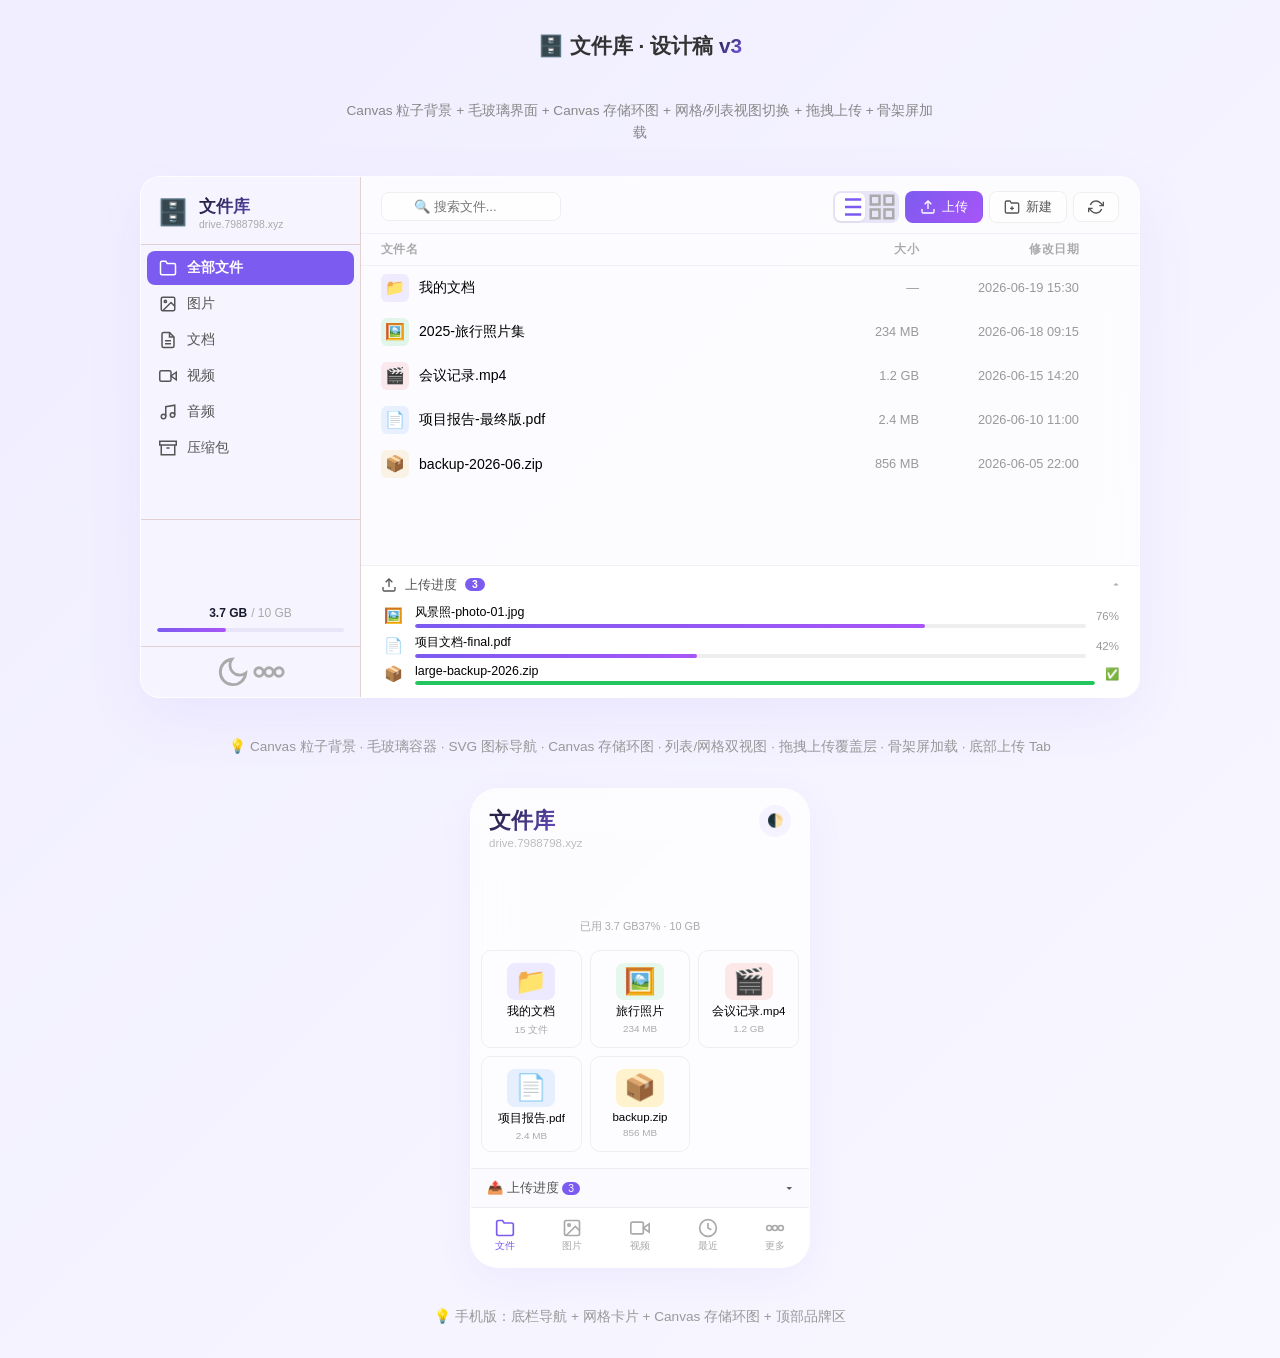
<file: 设计稿.html>
<!DOCTYPE html>
<html lang="zh-CN">
<head>
<meta charset="UTF-8">
<meta name="viewport" content="width=device-width, initial-scale=1.0">
<title>文件库 · 设计稿 v3</title>
<style>
* { margin: 0; padding: 0; box-sizing: border-box; }
body {
  font-family: -apple-system, BlinkMacSystemFont, "Segoe UI", sans-serif;
  background: linear-gradient(135deg, #f0eeff 0%, #f8f7ff 100%);
  padding: 32px;
  display: flex;
  flex-direction: column;
  align-items: center;
  gap: 32px;
}
h2 { font-size: 1.3rem; color: #333; margin-bottom: 8px; }
h2 span { background: linear-gradient(135deg, #1a1a2e, #7c5bf0); -webkit-background-clip: text; -webkit-text-fill-color: transparent; }
.desc { text-align: center; font-size: 0.85rem; color: #888; max-width: 600px; line-height: 1.6; }

/* ===== Desktop Frame ===== */
.desktop {
  width: 1000px;
  background: color-mix(in oklch, white 72%, transparent);
  backdrop-filter: blur(20px);
  border-radius: 20px;
  box-shadow: 0 20px 60px rgba(124, 91, 240, 0.08);
  overflow: hidden;
  display: flex;
  flex-direction: column;
  border: 1px solid rgba(255,255,255,0.5);
}

.d-body { display: flex; min-height: 520px; }

/* ===== Sidebar ===== */
.d-sidebar {
  width: 220px;
  background: color-mix(in oklch, #f0eeff 60%, transparent);
  border-right: 1px solid color-mix(in oklch, #7c5bf0 10%, #e0e0e0);
  padding: 0;
  display: flex;
  flex-direction: column;
}
.d-sidebar-brand {
  display: flex; align-items: center; gap: 10px;
  padding: 18px 16px 14px; border-bottom: 1px solid color-mix(in oklch, #7c5bf0 10%, #e0e0e0);
}
.d-sidebar-brand .icon { font-size: 1.6rem; }
.d-sidebar-brand .title { font-size: 1.05rem; font-weight: 700; background: linear-gradient(135deg, #1a1a2e, #7c5bf0); -webkit-background-clip: text; -webkit-text-fill-color: transparent; }
.d-sidebar-brand .domain { font-size: 0.65rem; color: #aaa; display: block; margin-top: 1px; }

.d-sidebar-nav { flex: 1; padding: 6px; display: flex; flex-direction: column; gap: 2px; }
.d-sidebar-item {
  display: flex; align-items: center; gap: 10px; padding: 8px 12px;
  border-radius: 8px; font-size: 0.85rem; color: #555;
  cursor: pointer; transition: all 0.15s; border: none; background: none; text-align: left;
}
.d-sidebar-item:hover { background: color-mix(in oklch, #7c5bf0 10%, transparent); color: #7c5bf0; }
.d-sidebar-item.active { background: #7c5bf0; color: #fff; font-weight: 600; }
.d-sidebar-item svg { width: 18px; height: 18px; flex-shrink: 0; }

.d-sidebar-spacer { flex: 1; }

.d-sidebar-storage {
  padding: 14px 16px; border-top: 1px solid color-mix(in oklch, #7c5bf0 10%, #e0e0e0);
  display: flex; flex-direction: column; align-items: center; gap: 8px;
}
.d-storage-canvas { width: 64px; height: 64px; }
.d-storage-info { display: flex; gap: 4px; font-size: 0.75rem; }
.d-storage-info .used { color: #1a1a2e; font-weight: 600; }
.d-storage-info .total { color: #aaa; }
.d-storage-bar { width: 100%; height: 4px; background: #e8e5f8; border-radius: 3px; overflow: hidden; }
.d-storage-bar div { height: 100%; width: 37%; background: linear-gradient(90deg, #7c5bf0, #a855f7); border-radius: 3px; transition: width 0.5s; }

.d-sidebar-footer {
  display: flex; gap: 2px; padding: 8px 12px; border-top: 1px solid color-mix(in oklch, #7c5bf0 10%, #e0e0e0); justify-content: center;
}
.d-sidebar-footer button {
  width: 34px; height: 34px; border-radius: 8px; border: none; background: transparent; cursor: pointer;
  display: flex; align-items: center; justify-content: center; color: #aaa; transition: all 0.15s;
}
.d-sidebar-footer button:hover { background: color-mix(in oklch, #7c5bf0 10%, transparent); color: #7c5bf0; }

/* ===== Content ===== */
.d-content { flex: 1; display: flex; flex-direction: column; overflow: hidden; }

/* Toolbar */
.d-toolbar {
  display: flex; align-items: center; gap: 12px;
  padding: 14px 20px 10px; border-bottom: 1px solid #f0eeff;
}
.d-toolbar input {
  padding: 6px 12px 6px 32px;
  border: 1px solid #eee; border-radius: 8px;
  background: color-mix(in oklch, white 70%, transparent);
  font-size: 0.82rem; outline: none; width: 180px; transition: all 0.2s;
}
.d-toolbar input:focus { border-color: #7c5bf0; width: 220px; background: #fff; }

.d-toolbar-btns { display: flex; gap: 6px; margin-left: auto; align-items: center; }

.d-view-toggle {
  display: flex; gap: 2px; background: #e8e5f8; border-radius: 8px; padding: 2px;
}
.d-view-toggle button {
  width: 30px; height: 28px; border-radius: 6px; border: none;
  display: flex; align-items: center; justify-content: center; cursor: pointer;
  color: #aaa; background: transparent; transition: all 0.15s;
}
.d-view-toggle button.active { background: #fff; color: #7c5bf0; box-shadow: 0 1px 3px rgba(0,0,0,0.06); }

.d-toolbar-btns .btn {
  padding: 6px 14px; border-radius: 8px; border: 1px solid #eee;
  background: color-mix(in oklch, white 70%, transparent); cursor: pointer;
  font-size: 0.82rem; color: #555; display: flex; align-items: center; gap: 6px; transition: all 0.15s; white-space: nowrap;
}
.d-toolbar-btns .btn:hover { background: color-mix(in oklch, #7c5bf0 10%, transparent); border-color: #7c5bf0; color: #7c5bf0; }
.d-toolbar-btns .btn.primary { background: linear-gradient(135deg, #7c5bf0, #a855f7); color: #fff; border-color: transparent; }
.d-toolbar-btns .btn svg { width: 16px; height: 16px; }

/* File List */
.d-table { flex: 1; overflow-y: auto; }
.d-table-header {
  display: flex; padding: 8px 20px; font-size: 0.72rem; color: #aaa;
  font-weight: 600; text-transform: uppercase; letter-spacing: 0.04em;
  border-bottom: 1px solid color-mix(in oklch, #eee 80%, transparent);
}
.d-table-header > div:nth-child(1) { flex: 1; }
.d-table-header > div:nth-child(2) { flex: 0 0 100px; text-align: right; }
.d-table-header > div:nth-child(3) { flex: 0 0 160px; text-align: right; }
.d-table-header > div:nth-child(4) { flex: 0 0 40px; }

.d-table-row {
  display: flex; align-items: center; padding: 8px 20px; border-radius: 8px;
  cursor: pointer; transition: all 0.12s;
}
.d-table-row:hover { background: color-mix(in oklch, #7c5bf0 6%, transparent); }
.d-table-row > div:nth-child(1) { flex: 1; display: flex; align-items: center; gap: 10px; min-width: 0; }
.d-table-row > div:nth-child(2) { flex: 0 0 100px; text-align: right; font-size: 0.8rem; color: #999; }
.d-table-row > div:nth-child(3) { flex: 0 0 160px; text-align: right; font-size: 0.8rem; color: #999; }
.d-table-row > div:nth-child(4) { flex: 0 0 40px; display: flex; justify-content: center; }

.file-icon { width: 28px; height: 28px; border-radius: 6px; display: flex; align-items: center; justify-content: center; font-size: 1rem; }
.file-icon.folder { background: color-mix(in oklch, #7c5bf0 10%, transparent); }
.file-icon.image { background: color-mix(in oklch, #22c55e 12%, transparent); }
.file-icon.video { background: color-mix(in oklch, #ef4444 10%, transparent); }
.file-icon.doc { background: color-mix(in oklch, #3b82f6 10%, transparent); }
.file-icon.zip { background: color-mix(in oklch, #f59e0b 10%, transparent); }

.file-name { font-weight: 500; font-size: 0.88rem; }

.d-table-more {
  width: 28px; height: 28px; border-radius: 50%; border: none; background: transparent;
  cursor: pointer; color: #ccc; opacity: 0; font-size: 1rem; transition: all 0.15s;
  display: flex; align-items: center; justify-content: center;
}
.d-table-row:hover .d-table-more { opacity: 1; }
.d-table-more:hover { background: #f0eeff; color: #555; }

/* Upload Tab */
.d-upload-tab {
  border-top: 1px solid color-mix(in oklch, #eee 80%, transparent);
  background: color-mix(in oklch, white 75%, transparent);
  backdrop-filter: blur(8px);
}
.d-upload-tab-header {
  display: flex; align-items: center; justify-content: space-between;
  padding: 10px 20px; cursor: pointer;
}
.d-upload-tab-header:hover { background: color-mix(in oklch, #7c5bf0 6%, transparent); }
.d-upload-tab-header .left { display: flex; align-items: center; gap: 8px; font-size: 0.82rem; color: #555; }
.d-upload-tab-header .left .badge { background: #7c5bf0; color: #fff; font-size: 0.65rem; padding: 1px 7px; border-radius: 10px; font-weight: 600; }
.d-upload-tab-header .arrow { font-size: 0.75rem; color: #aaa; transition: transform 0.2s; }
.d-upload-tab-header .arrow.open { transform: rotate(180deg); }

.d-upload-tab-body { padding: 0 20px 12px; display: flex; flex-direction: column; gap: 6px; }
.d-upload-item { display: flex; align-items: center; gap: 10px; }
.d-upload-item .icon { font-size: 0.95rem; width: 24px; text-align: center; flex-shrink: 0; }
.d-upload-item .info { flex: 1; min-width: 0; }
.d-upload-item .info .name { font-size: 0.78rem; white-space: nowrap; overflow: hidden; text-overflow: ellipsis; }
.d-upload-item .info .bar { height: 4px; background: #eee; border-radius: 2px; margin-top: 3px; overflow: hidden; }
.d-upload-item .info .bar div { height: 100%; background: linear-gradient(90deg, #7c5bf0, #a855f7); border-radius: 2px; transition: width 0.3s; }
.d-upload-item .info .bar div.done { background: #22c55e; }

/* ===== Mobile Frame ===== */
.mobile-row { display: flex; gap: 32px; align-items: flex-start; }
.mobile {
  width: 340px;
  background: color-mix(in oklch, white 75%, transparent);
  backdrop-filter: blur(20px);
  border-radius: 28px;
  box-shadow: 0 12px 40px rgba(124, 91, 240, 0.06);
  overflow: hidden;
  display: flex;
  flex-direction: column;
  border: 1px solid rgba(255,255,255,0.4);
}

.m-title {
  padding: 16px 18px 8px;
  display: flex; justify-content: space-between;
}
.m-title h1 { font-size: 1.4rem; background: linear-gradient(135deg, #1a1a2e, #7c5bf0); -webkit-background-clip: text; -webkit-text-fill-color: transparent; }
.m-title p { font-size: 0.72rem; color: #bbb; margin-top: 1px; }
.m-title button { width: 32px; height: 32px; border-radius: 50%; border: none; background: #f5f3ff; cursor: pointer; }

.m-storage { padding: 4px 18px 12px; display: flex; flex-direction: column; align-items: center; }
.m-storage canvas { width: 56px; height: 56px; }
.m-storage .nums { font-size: 0.68rem; color: #aaa; margin-top: 3px; }

.m-list {
  padding: 4px 10px 16px;
  display: grid;
  grid-template-columns: repeat(auto-fill, minmax(100px, 1fr));
  gap: 8px;
}
.m-item {
  display: flex; flex-direction: column; align-items: center; gap: 4px;
  padding: 12px 6px 10px; border-radius: 10px; border: 1px solid #eee;
  transition: all 0.15s; cursor: pointer;
}
.m-item:hover { background: #f8f7ff; border-color: #7c5bf0; }
.m-item .icon { font-size: 1.6rem; line-height: 1; min-height: 36px; }
.m-item .name { font-size: 0.72rem; font-weight: 500; text-align: center; overflow: hidden; text-overflow: ellipsis; max-width: 100%; white-space: nowrap; }
.m-item .meta { font-size: 0.62rem; color: #aaa; }

.m-upload-tab {
  border-top: 1px solid #eee;
  background: color-mix(in oklch, #fafaff 70%, transparent);
}
.m-upload-tab-header {
  display: flex; align-items: center; justify-content: space-between;
  padding: 10px 16px; cursor: pointer; font-size: 0.82rem; color: #555;
}

.m-bottom-nav {
  display: flex; border-top: 1px solid #eee; padding: 6px 0 10px;
  background: color-mix(in oklch, white 85%, transparent);
  backdrop-filter: blur(12px);
}
.m-bottom-nav a {
  flex: 1; display: flex; flex-direction: column; align-items: center;
  gap: 2px; padding: 4px 0; font-size: 0.6rem; color: #aaa; cursor: pointer; text-decoration: none;
}
.m-bottom-nav a.active { color: #7c5bf0; }
.m-bottom-nav svg { width: 20px; height: 20px; }

.label { text-align: center; font-size: 0.85rem; color: #999; margin-top: 8px; }
.label strong { color: #7c5bf0; }
hr { border: none; border-top: 1px solid #ddd; width: 100%; }
</style>
</head>
<body>
  <h2>🗄️ 文件库 · 设计稿 <span>v3</span></h2>
  <p class="desc">Canvas 粒子背景 + 毛玻璃界面 + Canvas 存储环图 + 网格/列表视图切换 + 拖拽上传 + 骨架屏加载</p>

  <div class="desktop">
    <div class="d-body">
      <div class="d-sidebar">
        <div class="d-sidebar-brand">
          <span class="icon">🗄️</span>
          <div>
            <div class="title">文件库</div>
            <span class="domain">drive.7988798.xyz</span>
          </div>
        </div>

        <div class="d-sidebar-nav">
          <div class="d-sidebar-item active">
            <svg viewBox="0 0 24 24" fill="none" stroke="currentColor" stroke-width="2"><path d="M22 19a2 2 0 0 1-2 2H4a2 2 0 0 1-2-2V5a2 2 0 0 1 2-2h5l2 3h9a2 2 0 0 1 2 2z"/></svg>
            全部文件
          </div>
          <div class="d-sidebar-item">
            <svg viewBox="0 0 24 24" fill="none" stroke="currentColor" stroke-width="2"><rect x="3" y="3" width="18" height="18" rx="2"/><circle cx="8.5" cy="8.5" r="1.5"/><polyline points="21 15 16 10 5 21"/></svg>
            图片
          </div>
          <div class="d-sidebar-item">
            <svg viewBox="0 0 24 24" fill="none" stroke="currentColor" stroke-width="2"><path d="M14 2H6a2 2 0 0 0-2 2v16a2 2 0 0 0 2 2h12a2 2 0 0 0 2-2V8z"/><polyline points="14 2 14 8 20 8"/><line x1="16" y1="13" x2="8" y2="13"/><line x1="16" y1="17" x2="8" y2="17"/></svg>
            文档
          </div>
          <div class="d-sidebar-item">
            <svg viewBox="0 0 24 24" fill="none" stroke="currentColor" stroke-width="2"><polygon points="23 7 16 12 23 17 23 7"/><rect x="1" y="5" width="15" height="14" rx="2"/></svg>
            视频
          </div>
          <div class="d-sidebar-item">
            <svg viewBox="0 0 24 24" fill="none" stroke="currentColor" stroke-width="2"><path d="M9 18V5l12-2v13"/><circle cx="6" cy="18" r="3"/><circle cx="18" cy="16" r="3"/></svg>
            音频
          </div>
          <div class="d-sidebar-item">
            <svg viewBox="0 0 24 24" fill="none" stroke="currentColor" stroke-width="2"><polyline points="21 8 21 21 3 21 3 8"/><rect x="1" y="3" width="22" height="5"/><line x1="10" y1="12" x2="14" y2="12"/></svg>
            压缩包
          </div>
        </div>

        <div class="d-sidebar-spacer"></div>
        <div class="d-sidebar-storage">
          <canvas class="d-storage-canvas" width="80" height="80"></canvas>
          <div class="d-storage-info"><span class="used">3.7 GB</span><span class="total">/ 10 GB</span></div>
          <div class="d-storage-bar"><div></div></div>
        </div>
        <div class="d-sidebar-footer">
          <button>
            <svg viewBox="0 0 24 24" fill="none" stroke="currentColor" stroke-width="2"><path d="M21 12.79A9 9 0 1 1 11.21 3 7 7 0 0 0 21 12.79z"/></svg>
          </button>
          <button>
            <svg viewBox="0 0 24 24" fill="none" stroke="currentColor" stroke-width="2"><circle cx="12" cy="12" r="3"/><circle cx="19" cy="12" r="3"/><circle cx="5" cy="12" r="3"/></svg>
          </button>
        </div>
      </div>

      <div class="d-content">
        <div class="d-toolbar">
          <input type="text" placeholder="🔍 搜索文件..." />
          <div class="d-toolbar-btns">
            <div class="d-view-toggle">
              <button class="active">
                <svg viewBox="0 0 24 24" fill="none" stroke="currentColor" stroke-width="2"><line x1="8" y1="6" x2="21" y2="6"/><line x1="8" y1="12" x2="21" y2="12"/><line x1="8" y1="18" x2="21" y2="18"/><line x1="3" y1="6" x2="3.01" y2="6"/></svg>
              </button>
              <button>
                <svg viewBox="0 0 24 24" fill="none" stroke="currentColor" stroke-width="2"><rect x="3" y="3" width="7" height="7"/><rect x="14" y="3" width="7" height="7"/><rect x="14" y="14" width="7" height="7"/><rect x="3" y="14" width="7" height="7"/></svg>
              </button>
            </div>
            <button class="btn primary">
              <svg viewBox="0 0 24 24" fill="none" stroke="currentColor" stroke-width="2"><path d="M21 15v4a2 2 0 0 1-2 2H5a2 2 0 0 1-2-2v-4"/><polyline points="17 8 12 3 7 8"/><line x1="12" y1="3" x2="12" y2="15"/></svg>
              上传
            </button>
            <button class="btn">
              <svg viewBox="0 0 24 24" fill="none" stroke="currentColor" stroke-width="2"><path d="M22 19a2 2 0 0 1-2 2H4a2 2 0 0 1-2-2V5a2 2 0 0 1 2-2h5l2 3h9a2 2 0 0 1 2 2z"/><line x1="12" y1="11" x2="12" y2="17"/><line x1="9" y1="14" x2="15" y2="14"/></svg>
              新建
            </button>
            <button class="btn">
              <svg viewBox="0 0 24 24" fill="none" stroke="currentColor" stroke-width="2"><polyline points="23 4 23 10 17 10"/><polyline points="1 20 1 14 7 14"/><path d="M3.51 9a9 9 0 0 1 14.85-3.36L23 10M1 14l4.64 4.36A9 9 0 0 0 20.49 15"/></svg>
            </button>
          </div>
        </div>

        <div class="d-table">
          <div class="d-table-header">
            <div>文件名</div>
            <div>大小</div>
            <div>修改日期</div>
            <div></div>
          </div>
          <div class="d-table-row">
            <div><span class="file-icon folder">📁</span><span class="file-name">我的文档</span></div>
            <div>—</div>
            <div>2026-06-19 15:30</div>
            <div><button class="d-table-more">⋯</button></div>
          </div>
          <div class="d-table-row">
            <div><span class="file-icon image">🖼️</span><span class="file-name">2025-旅行照片集</span></div>
            <div>234 MB</div>
            <div>2026-06-18 09:15</div>
            <div><button class="d-table-more">⋯</button></div>
          </div>
          <div class="d-table-row">
            <div><span class="file-icon video">🎬</span><span class="file-name">会议记录.mp4</span></div>
            <div>1.2 GB</div>
            <div>2026-06-15 14:20</div>
            <div><button class="d-table-more">⋯</button></div>
          </div>
          <div class="d-table-row">
            <div><span class="file-icon doc">📄</span><span class="file-name">项目报告-最终版.pdf</span></div>
            <div>2.4 MB</div>
            <div>2026-06-10 11:00</div>
            <div><button class="d-table-more">⋯</button></div>
          </div>
          <div class="d-table-row">
            <div><span class="file-icon zip">📦</span><span class="file-name">backup-2026-06.zip</span></div>
            <div>856 MB</div>
            <div>2026-06-05 22:00</div>
            <div><button class="d-table-more">⋯</button></div>
          </div>
        </div>

        <div class="d-upload-tab">
          <div class="d-upload-tab-header">
            <div class="left">
              <svg viewBox="0 0 24 24" fill="none" stroke="currentColor" stroke-width="2" style="width:16px;height:16px"><path d="M21 15v4a2 2 0 0 1-2 2H5a2 2 0 0 1-2-2v-4"/><polyline points="17 8 12 3 7 8"/><line x1="12" y1="3" x2="12" y2="15"/></svg>
              上传进度 <span class="badge">3</span>
            </div>
            <span class="arrow open">▾</span>
          </div>
          <div class="d-upload-tab-body">
            <div class="d-upload-item">
              <span class="icon">🖼️</span>
              <div class="info"><div class="name">风景照-photo-01.jpg</div><div class="bar"><div style="width:76%"></div></div></div>
              <span style="font-size:0.72rem;color:#999">76%</span>
            </div>
            <div class="d-upload-item">
              <span class="icon">📄</span>
              <div class="info"><div class="name">项目文档-final.pdf</div><div class="bar"><div style="width:42%"></div></div></div>
              <span style="font-size:0.72rem;color:#999">42%</span>
            </div>
            <div class="d-upload-item">
              <span class="icon">📦</span>
              <div class="info"><div class="name">large-backup-2026.zip</div><div class="bar"><div class="done" style="width:100%"></div></div></div>
              <span style="font-size:0.72rem;color:#22c55e">✅</span>
            </div>
          </div>
        </div>
      </div>
    </div>
  </div>

  <p class="label">💡 Canvas 粒子背景 · 毛玻璃容器 · SVG 图标导航 · Canvas 存储环图 · 列表/网格双视图 · 拖拽上传覆盖层 · 骨架屏加载 · 底部上传 Tab</p>

  <div class="mobile-row">
    <div class="mobile">
      <div class="m-title">
        <div>
          <h1>文件库</h1>
          <p>drive.7988798.xyz</p>
        </div>
        <button>🌓</button>
      </div>
      <div class="m-storage">
        <canvas width="80" height="80"></canvas>
        <div class="nums"><span>已用 3.7 GB</span><span>37% · 10 GB</span></div>
      </div>
      <div class="m-list">
        <div class="m-item">
          <span class="icon" style="background:#edeaff;border-radius:8px;padding:6px 8px;">📁</span>
          <div class="name">我的文档</div>
          <div class="meta">15 文件</div>
        </div>
        <div class="m-item">
          <span class="icon" style="background:#e6f7ed;border-radius:8px;padding:6px 8px;">🖼️</span>
          <div class="name">旅行照片</div>
          <div class="meta">234 MB</div>
        </div>
        <div class="m-item">
          <span class="icon" style="background:#fde8e8;border-radius:8px;padding:6px 8px;">🎬</span>
          <div class="name">会议记录.mp4</div>
          <div class="meta">1.2 GB</div>
        </div>
        <div class="m-item">
          <span class="icon" style="background:#e6effd;border-radius:8px;padding:6px 8px;">📄</span>
          <div class="name">项目报告.pdf</div>
          <div class="meta">2.4 MB</div>
        </div>
        <div class="m-item">
          <span class="icon" style="background:#fef3cd;border-radius:8px;padding:6px 8px;">📦</span>
          <div class="name">backup.zip</div>
          <div class="meta">856 MB</div>
        </div>
      </div>
      <div class="m-upload-tab">
        <div class="m-upload-tab-header">
          <span>📤 上传进度 <span style="background:#7c5bf0;color:#fff;font-size:0.65rem;padding:1px 6px;border-radius:8px">3</span></span>
          <span>▾</span>
        </div>
      </div>
      <div class="m-bottom-nav">
        <a class="active">
          <svg viewBox="0 0 24 24" fill="none" stroke="currentColor" stroke-width="2"><path d="M22 19a2 2 0 0 1-2 2H4a2 2 0 0 1-2-2V5a2 2 0 0 1 2-2h5l2 3h9a2 2 0 0 1 2 2z"/></svg>
          文件
        </a>
        <a>
          <svg viewBox="0 0 24 24" fill="none" stroke="currentColor" stroke-width="2"><rect x="3" y="3" width="18" height="18" rx="2"/><circle cx="8.5" cy="8.5" r="1.5"/><polyline points="21 15 16 10 5 21"/></svg>
          图片
        </a>
        <a>
          <svg viewBox="0 0 24 24" fill="none" stroke="currentColor" stroke-width="2"><polygon points="23 7 16 12 23 17 23 7"/><rect x="1" y="5" width="15" height="14" rx="2"/></svg>
          视频
        </a>
        <a>
          <svg viewBox="0 0 24 24" fill="none" stroke="currentColor" stroke-width="2"><circle cx="12" cy="12" r="10"/><polyline points="12 6 12 12 16 14"/></svg>
          最近
        </a>
        <a>
          <svg viewBox="0 0 24 24" fill="none" stroke="currentColor" stroke-width="2"><circle cx="12" cy="12" r="3"/><circle cx="19" cy="12" r="3"/><circle cx="5" cy="12" r="3"/></svg>
          更多
        </a>
      </div>
    </div>
  </div>

  <p class="label">💡 手机版：底栏导航 + 网格卡片 + Canvas 存储环图 + 顶部品牌区</p>
</body>
</html>
</file>
